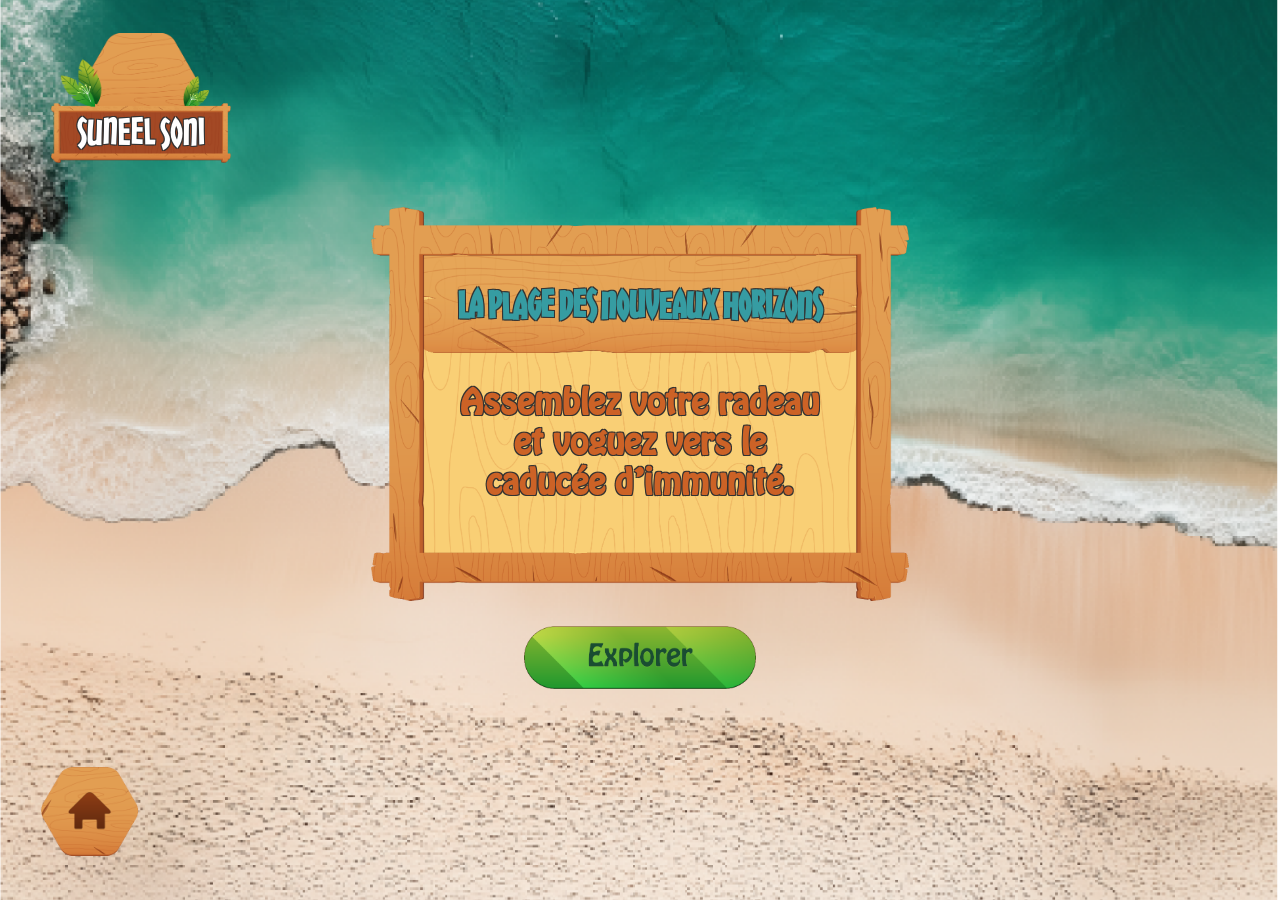
<file: index.html>
<!DOCTYPE html>
<html lang="en">
<head>
    <meta charset="UTF-8">
    <meta name="viewport" content="width=device-width, initial-scale=1.0">
    <link rel="stylesheet" href="assets/css/styles.css">
    <title>Beach Raft</title>
</head>
<body>
    <div id="page-wrapper">
        <div class="user-name">
            <img src="assets/image/name-frame.png" alt="">
            <span>SUNEEL SONI</span>
        </div>
        <div class="instruction-box">
            <img src="assets/image/popup-frame.png" alt="">
            <h1 class="blue-text instruction-heading">La plage des nouveaux horizons</h1>
            <h2 class="brown-text instruction-content">Assemblez votre radeau et voguez vers le caducée d’immunité.</h2>
        </div>
        <a href="levels/beach-raft.html" class="explorer-button img-button">
            <img src="assets/image/explorer-button.png" alt="">
        </a>
        <button class="home-button img-button"><img src="assets/image/home-icon.png" alt=""></button>
    </div>
</body>
</html>
</file>
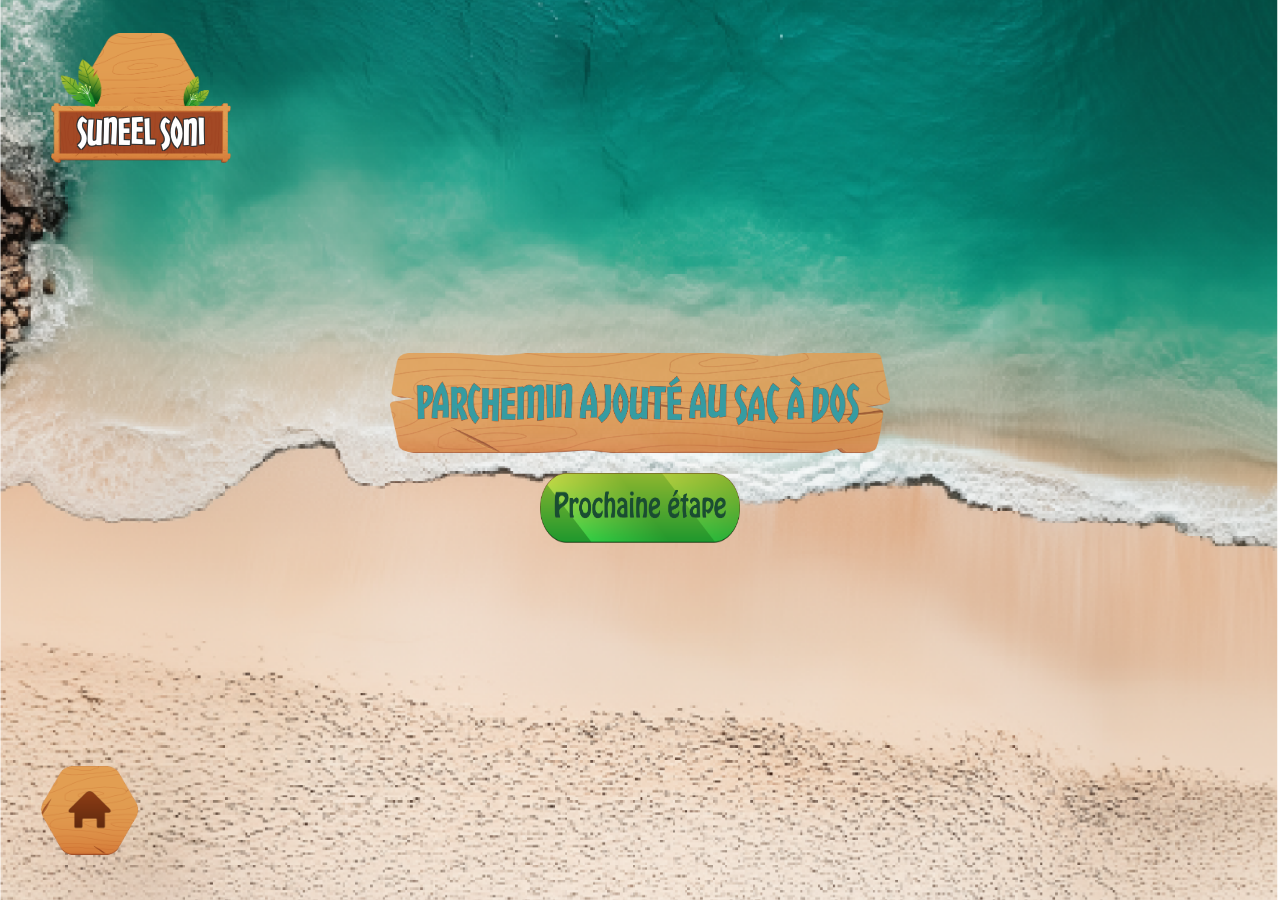
<file: levels/beach-raft-level-2-hint.html>
<!DOCTYPE html>
<html lang="en">
<head>
    <meta charset="UTF-8">
    <meta name="viewport" content="width=device-width, initial-scale=1.0">
    <link rel="stylesheet" href="../assets/css/styles.css">
    <link rel="stylesheet" href="../assets/css/raft-grid.css">
    <script src="../assets/js/jquery-3.7.1.min.js"></script>
    <script src="../assets/js/jquery-ui.js"></script>
    <title>Beach Raft</title>
  <script>
   $(document).ready(function() {
        $("#level2-button").click(function() {
            // Action on button click
           // alert("Level 2 Button clicked!");
            location.href = "level-2-end.html"; // Redirect to the next page
        });
    });
  </script>
</head>
<body>
  <div id="page-wrapper">
      <div class="user-name">
          <img src="../assets/image/name-frame.png" alt="">
          <span>SUNEEL SONI</span>
      </div>
      <div>
        <img src="../assets/image/level-2-hit.png" alt="" style="display:block; width:500px; height:100px; margin-bottom: 20px;">
    </div>
    <div style="text-align: center;">
        <button id="level2-button" style="border: none; background: transparent; padding: 0;">
            <img src="../assets/image/level-2-btn.png" alt="Level 2 Button" style="display:block; width:200px; height:70px;">
        </button>
    </div>
    
    <a href="../beach-raft.html" class="home-button img-button"><img src="../assets/image/home-icon.png" alt=""></a>

  </div>
</body>
<script src="../assets/js/drag-drop.js"></script>
</html>
</file>
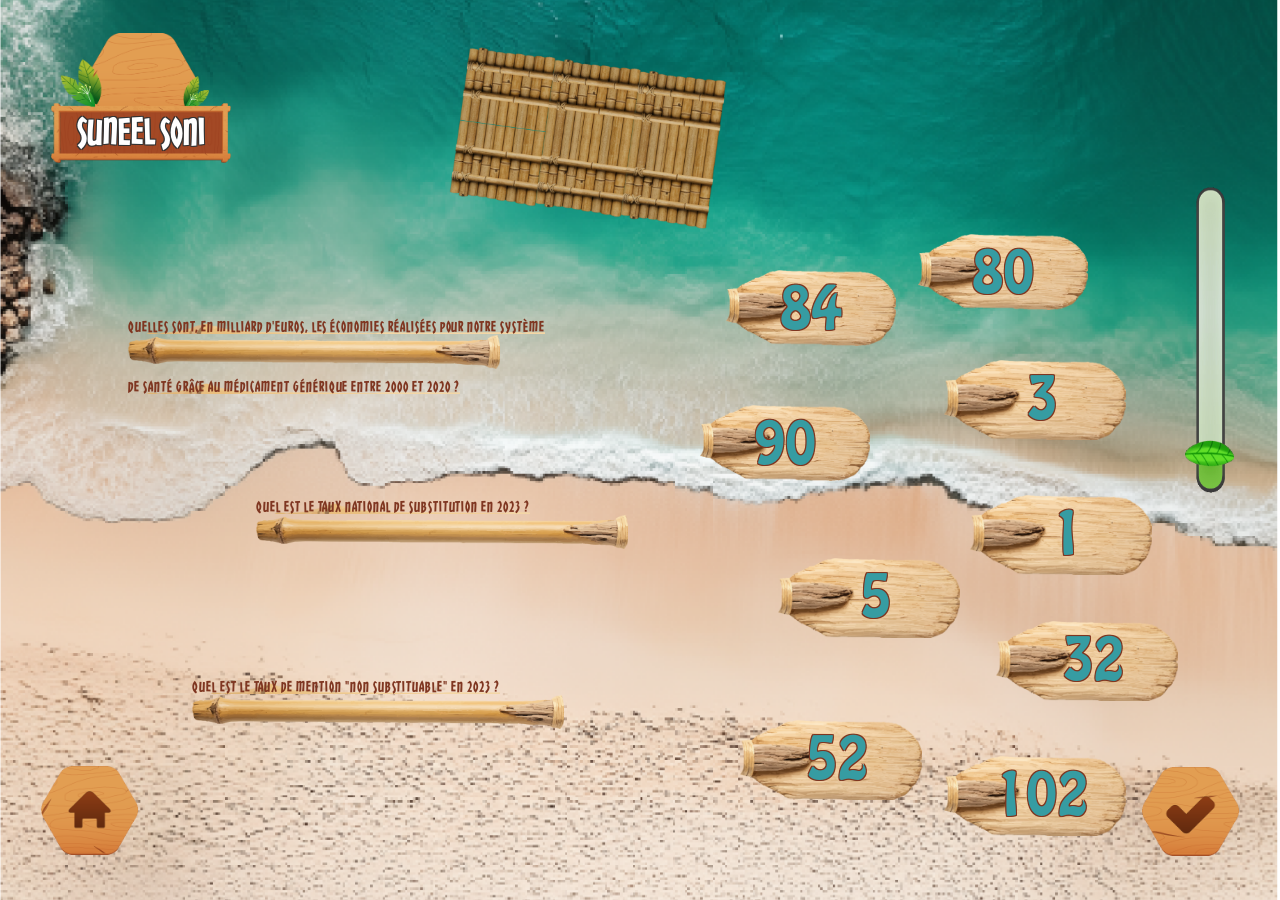
<file: levels/beach-raft-level-two.html>
<!DOCTYPE html>
<html lang="en">

<head>
  <meta charset="UTF-8">
  <meta name="viewport" content="width=device-width, initial-scale=1.0">
  <link rel="stylesheet" href="../assets/css/styles.css">
  <link rel="stylesheet" href="../assets/css/styles-level-two.css">
  <script src="../assets/js/jquery-3.7.1.min.js"></script>
  <script src="../assets/js/jquery-ui.js"></script>
  <title>Beach Raft</title>

  <script>
    var snd = new Audio("../assets/audio/click.mp3");

    function playAudio() {
      snd.play();
      snd.currentTime = 0;
    }

    $(function () {
  // Store correct answers
  var givenAnswers = {};
  var originalStyles = {};

  // Store the original position of the draggable items
  $(".drag-box-stick").each(function () {
    originalStyles[this.id] = $(this).attr("style");
  });

  // Define correct answers for each droppable area
  var correctAnswers = {
    "droppable-1": "32",
    "droppable-2": "84",
    "droppable-3": "3",
  };

  // Make the items draggable
  $(".drag-box-stick").draggable({
    revert: "invalid", // Snap back if not dropped into a valid droppable area
  });

  // Define droppable areas and allow any item to be dropped
  $(".drop-stick-level-2").droppable({
    tolerance: "touch",
    drop: function (event, ui) {
      var droppedElement = ui.helper;
      var droppableId = $(this).attr("id");

      // Save the current drag-drop relation
      givenAnswers[droppableId] = droppedElement.text().trim();
    }
  });

  // Check answers when the button is clicked
  $(".check-button").click(function () {
    playAudio(); // Play sound if all answers are correct
      console.log("CONGRATULATIONS!");
      // Show success dialog
      var dialogModal = document.getElementById('dialogModal');
      dialogModal.style.display = 'block';
  });

  // Handle dialog actions
  $("#btn_out").click(function () {
    isAllCorrect = true;
    // Validate all answers
    for (var droppableId in correctAnswers) {
      if (givenAnswers[droppableId] !== correctAnswers[droppableId]) {
        isAllCorrect = false;
        break;
      }
    }
    if (isAllCorrect) {
      console.log("CONGRATULATIONS!");
      location.href = "beach-raft-level-2-hint.html"; // Redirect to the next page
    } else {
      // reload page
      dialogModal.style.display = 'none'; // Close the dialog
      location.reload();
    }

  });

  $("#btn_non").click(function () {
    dialogModal.style.display = 'none'; // Close the dialog

  });
});

  </script>
</head>

<body>
  <div id="page-wrapper">
    <div class="user-name">
      <img src="../assets/image/name-frame.png" alt="">
      <span>SUNEEL SONI</span>
    </div>
    <div>
      <img src="../assets/image/level_2_raft.png" alt="" style="position: absolute; top: 4%; width: 280px; left: 35%;">
      <div id="draggable-1" class="drag-box-stick drag-box-stick-answer" style="top: 30%; right: 30%;">84</div>
      <div id="draggable-2" class="drag-box-stick drag-box-stick-answer" style="top: 26%; right: 15%;">80</div>
      <div id="draggable-3" class="drag-box-stick drag-box-stick-answer" style="top: 45%; right: 32%;">90</div>
      <div id="draggable-4" class="drag-box-stick drag-box-stick-answer" style="top: 40%; right: 12%; padding-left: 12px;">3</div>
      <div id="draggable-5" class="drag-box-stick drag-box-stick-answer" style="top: 55%; right: 10%;padding-left: 12px;">1</div>
      <div id="draggable-6" class="drag-box-stick drag-box-stick-answer"
        style="top: 62%; right: 25%;padding-left: 12px;">5</div>
      <div id="draggable-7" class="drag-box-stick drag-box-stick-answer"
        style="top: 69%; right: 8%;padding-left: 12px;">32</div>
      <div id="draggable-8" class="drag-box-stick drag-box-stick-answer"
        style="top: 80%; right: 28%;padding-left: 12px;">52</div>
      <div id="draggable-9" class="drag-box-stick drag-box-stick-answer"
        style="top: 84%; right: 12%;padding-left: 12px;">102</div>

   <!-- Progress Bar with GIF -->
   <div class="gif-container" style="top:20%; right:2%;padding-left:12px;">
    <img id="myGif" src="../assets/gif/level1.gif" alt="Playing GIF">
</div>

      <div style="position: absolute; top: 35%; left: 10%;align-items: center;">
        <span class="stick-question" style="transform: translateY(20%);">Quelles sont, en milliard d'euros, les économies réalisées pour notre système</span>
        <div id="droppable-1" class="drop-stick-level-2"></div>
        <span class="stick-question">de santé grâce au médicament générique entre 2000 et 2020 ?</span>
      </div>
      <div style="position: absolute; top: 55%; left: 20%;align-items: center;">
        <span class="stick-question" style="transform: translateY(20%);">Quel est le taux national de substitution en 2023 ?</span>
        <div id="droppable-2" class="drop-stick-level-2"></div>
      </div>
      <div style="position: absolute; top: 75%; left: 15%;align-items: center;">
        <span class="stick-question" style="transform: translateY(20%);">Quel est le taux de mention "non substituable" en 2023 ?</span>
        <div id="droppable-3" class="drop-stick-level-2"></div>
      </div>
    </div>
    <a href="../beach-raft.html" class="home-button img-button"><img src="../assets/image/home-icon.png" alt=""></a>
    <button onclick="playAudio()" class="check-button img-button"><img src="../assets/image/check-icon.png" alt="">
    </button>
  </div>

  <!-- Dialog Modal Structure -->
  <div id="dialogModal" class="dialog-modal">
    <div class="dialog-modal-content">
        <!-- Modal Title -->
        <h1 class="dialog-modal-title">VoS rAMeS sONt-eLLeS pRêtES ?</h1>

        <!-- Image Buttons -->
        <div class="dialog-modal-buttons">
            <button class="dialog-modal-btn" id="btn_out">
                <img src="../assets/image/icon-out.png" alt="Button 1">
            </button>
            <button class="dialog-modal-btn" id="btn_non">
                <img src="../assets/image/icon-non.png" alt="Button 2">
            </button>
        </div>
    </div>
  </div>
</body>

</html>
</file>
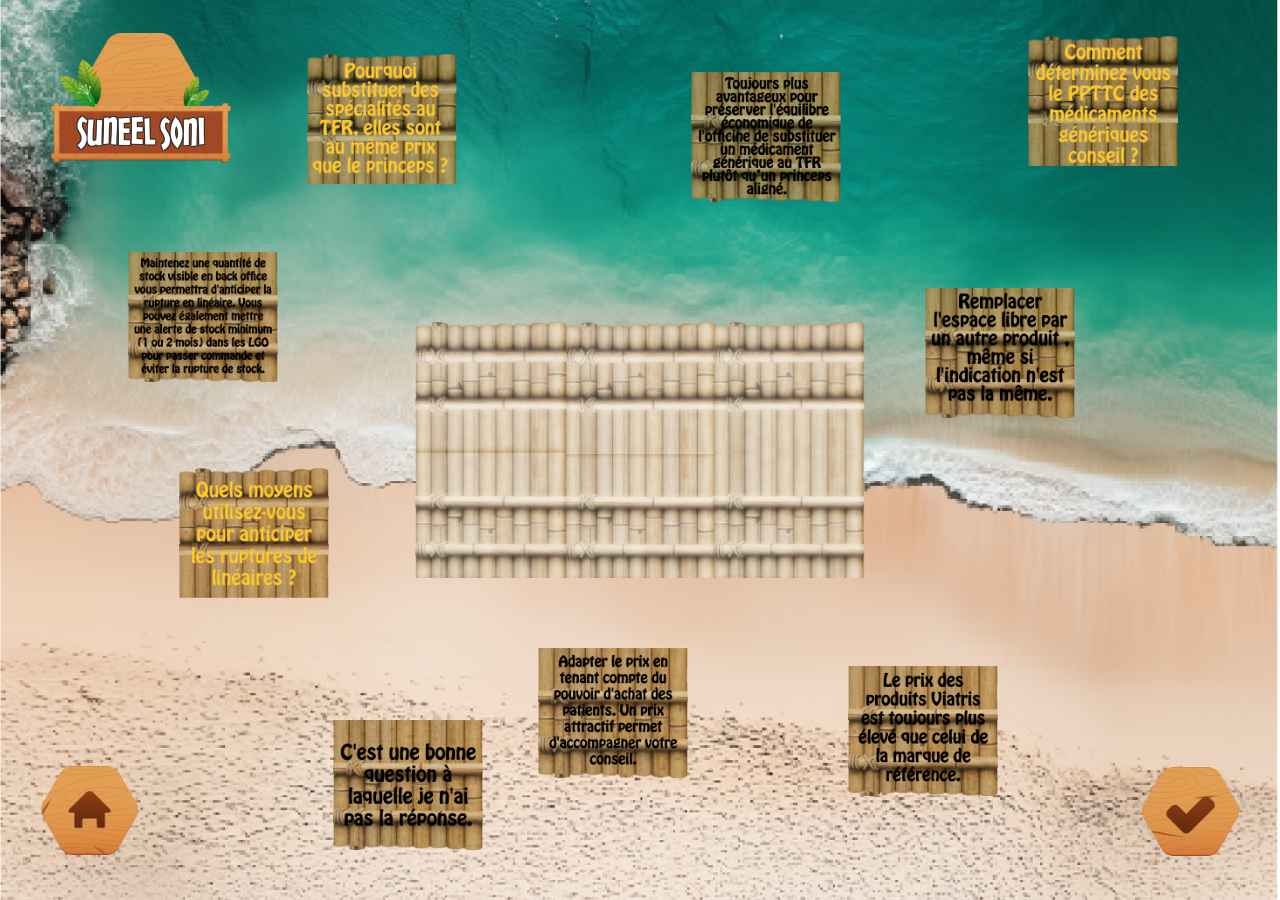
<file: levels/beach-raft.html>
<!DOCTYPE html>
<html lang="en">
<head>
    <meta charset="UTF-8">
    <meta name="viewport" content="width=device-width, initial-scale=1.0">
    <link rel="stylesheet" href="../assets/css/styles.css">
    <link rel="stylesheet" href="../assets/css/raft-grid.css">
    <script src="../assets/js/jquery-3.7.1.min.js"></script>
    <script src="../assets/js/jquery-ui.js"></script>
    <title>Beach Raft</title>

  <script>
    var snd = new Audio("../assets/audio/click.mp3");
    
    function playAudio() {
  // Reset and play the audio
  snd.currentTime = 0;
  snd.play();

  // Navigate to the new page after the audio starts playing
  snd.onplay = () => {
    window.location.href = 'beach-raft-level-two.html';
  };

  // Optional: Add a delay before navigating
  // setTimeout(() => {
  //   window.location.href = 'beach-raft-level-two.html';
  // }, 1000); // Adjust delay as needed (1000ms = 1 second)
}
    $( function() {
        $( "#draggable-1, #draggable-2, #draggable-3, #draggable-4, #draggable-5, #draggable-6, #draggable-7, #draggable-8, #draggable-9" ).draggable();
      
        $( "#droppable").droppable({
        drop: function( event, ui ) {
          playAudio()
        }
      });
    });
  </script>
</head>
<body>
  <div id="page-wrapper">
      <div class="user-name">
          <img src="../assets/image/name-frame.png" alt="">
          <span>SUNEEL SONI</span>
      </div>
      <div>
          <div id="draggable-1" class="drag-box" data-type="question" style="top: 6%; left: 24%;"><img src="../assets/image/beach-raft/question_1.png" alt="Question 1" class="drag-image"></div>
          <div id="draggable-2" class="drag-box" data-type="answer" style="top: 8%; left: 54%; font-size: 12px;"><img src="../assets/image/beach-raft/answer_1.png" alt="Question 1" class="drag-image"></div>
          <div id="draggable-3" class="drag-box" data-type="question" style="top: 52%; left: 14%;"><img src="../assets/image/beach-raft/question_2.png" alt="Question 2" class="drag-image"></div>
          <div id="draggable-4" class="drag-box" data-type="answer" style="top: 28%; left: 10%; font-size: 9px;"><img src="../assets/image/beach-raft/answer_2.png" alt="Question 1" class="drag-image"></div>
          <div id="draggable-5" class="drag-box" data-type="question" style="top: 4%; right: 8%;"><img src="../assets/image/beach-raft/question_3.png" alt="Question 3" class="drag-image"></div>
          <div id="draggable-6" class="drag-box" data-type="answer" style="top: 72%; left: 42%; font-size: 12px;"><img src="../assets/image/beach-raft/answer_3.png" alt="Question 1" class="drag-image"></div>
          <div id="draggable-7" class="drag-box" data-type="answer" style="top: 80%; left: 26%;"><img src="../assets/image/beach-raft/answer_4.png" alt="Question 1" class="drag-image"></div>
          <div id="draggable-8" class="drag-box" data-type="answer" style="top: 74%; right: 22%;"><img src="../assets/image/beach-raft/answer_5.png" alt="Question 1" class="drag-image"></div>
          <div id="draggable-9" class="drag-box" data-type="answer" style="top: 32%; right: 16%;"><img src="../assets/image/beach-raft/answer_6.png" alt="Question 1" class="drag-image"></div>
          <div id="droppable" class="drop-pad"></div>
      </div>
      <a href="../beach-raft.html" class="home-button img-button"><img src="../assets/image/home-icon.png" alt=""></a>
      <button id="openConfirmationPopup" class="check-button img-button"><img src="../assets/image/check-icon.png" alt=""></button>
      <div id="confirmationPopup" class="confirmation-popup-mask">
        <div class="confirmation-popup">
          <div class="confirmation-popup-content">
            <h1 class="confirmation-popup-header blue-text">Votre radeau est-il prêt?</h1>
            <div class="confirmation-popup-body">
                <button id="moveToNextStep" class="popup-button blue-text">OUT</button>
                <button id="closeConfirmationPopup" class="popup-button brown-text">NON</button>
            </div>
          </div>
        </div>
      </div>
  </div>
</body>
<script src="../assets/js/drag-drop.js"></script>
</html>
</file>
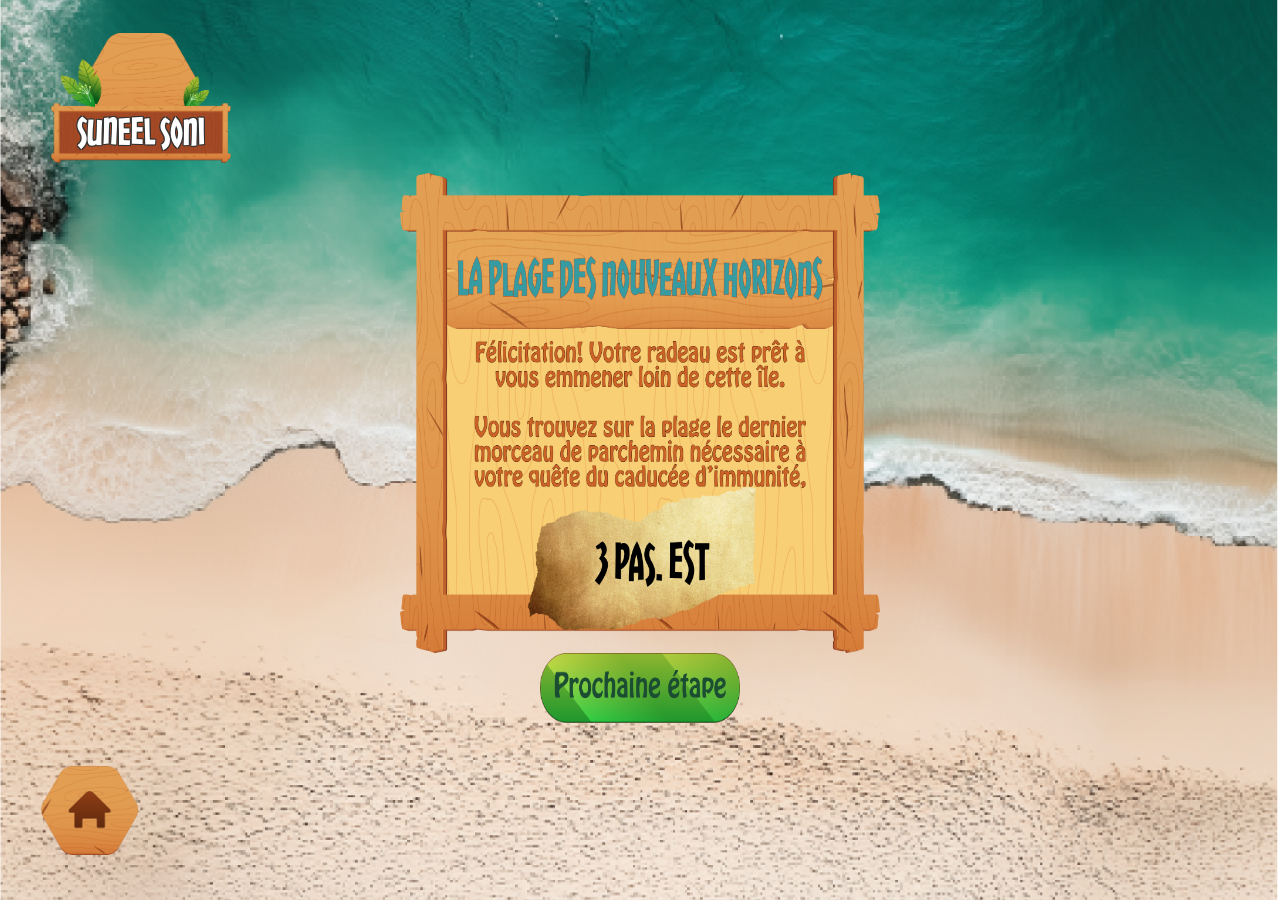
<file: levels/level-2-end.html>
<!DOCTYPE html>
<html lang="en">
<head>
    <meta charset="UTF-8">
    <meta name="viewport" content="width=device-width, initial-scale=1.0">
    <link rel="stylesheet" href="../assets/css/styles.css">
    <link rel="stylesheet" href="../assets/css/raft-grid.css">
    <script src="../assets/js/jquery-3.7.1.min.js"></script>
    <script src="../assets/js/jquery-ui.js"></script>
    <title>Beach Raft</title>
  <script>
   $(document).ready(function() {
        $("#level2-button").click(function() {
            // Action on button click
            alert("Completed");
        });
    });
  </script>
</head>
<body>
  <div id="page-wrapper">
      <div class="user-name">
          <img src="../assets/image/name-frame.png" alt="">
          <span>SUNEEL SONI</span>
      </div>
      <div>
        <img src="../assets/image/level-end-board.png" alt="" style="display:block; width:480px; height:480px;">
    </div>
    <div>
        <button id="level2-button" style="border: none; background: transparent; padding: 0;">
            <img src="../assets/image/level-2-btn.png" alt="Level 2 Button" style="display:block; width:200px; height:70px;">
        </button>
    </div>
    <a href="../beach-raft.html" class="home-button img-button"><img src="../assets/image/home-icon.png" alt=""></a>

  </div>
</body>
<script src="../assets/js/drag-drop.js"></script>
</html>
</file>
<file: assets/css/styles.css>
@font-face {
    font-family: Chickweed; 
    src: url('../font/Chickweed-Titling.otf');
}

@font-face {
    font-family: HoboStd; 
    src: url('../font/Hobo-Std-Medium.ttf');
}

* {
    margin: 0;
    padding: 0;
}

body {
    font-family: Chickweed;
    width: 100vw;
    height: 100vh;
    text-shadow: -1px -1px 0 #333, 1px -1px 0 #333, -1px 1px 0 #333, 1px 1px 0 #333;
}

#page-wrapper {
    background: url('../image/game-sea-background.png');
    background-size: cover;
    background-repeat: no-repeat;
    background-position: center;
    width: 100vw;
    height: 100vh;
    margin: 0 auto;
    position: relative;
    display: flex;
    flex-direction: column;
    align-items: center;
    justify-content: center;
}

.user-name {
    position: absolute;
    top: calc(24px + 1vh);
    left: calc(38px + 1vw);
    width: calc(155px + 2vw);
}

.user-name span {
    position: absolute;
    bottom: calc(8px + 1vh);
    left: 50%;
    transform: translateX(-50%);
    text-align: center;
    font-size: calc(20px + 1vw);
    color: #fff;
    width: 140px;
    text-transform: uppercase;
}

.user-name img {
    width: 100%;
}

.img-button {
    background: transparent;
    border: none;
    outline: none;
    cursor: pointer;
}

.home-button {
    position: absolute;
    bottom: calc(32px + 1vh);
    left: calc(32px + 1vh);
}

.check-button {
    position: absolute;
    bottom: calc(32px + 1vh);
    right: calc(32px + 1vh);
}

.home-button img, .check-button img {
    width: calc(84px + 1vw);
}

.instruction-box {
    width: calc(525px + 1vw);
    text-align: center;
    position: relative;
}

.instruction-box img {
    width: 100%;
}

.explorer-button {
    display: block;
    text-align: center;
    width: fit-content;
    margin-top: calc(12px + 1vh);
}

.explorer-button img {
    width: calc(220px + 1vw);
}

.blue-text {
    color: #369CA2;
}

.brown-text {
    color: #CC6226;
}

.instruction-heading {
    font-size: calc(20px + 1vw);
    text-align: center;
    position: absolute;
    top: calc(68px + 1vh);
    left: 50%;
    transform: translateX(-50%);
    width: max-content;
}

.instruction-content {
    font-family: HoboStd; 
    font-size: calc(20px + 1vw);
    text-align: center;
    position: absolute;
    top: calc(168px + 1vh);
    left: 50%;
    transform: translateX(-50%);
    width: 375px;
}

.drop-pad {
    background: url('../image/bambu-plat-big.png');
    background-size: 100%;
    background-repeat: no-repeat;
    width: 442px;
    height: 270px;
}

.drag-box {
    background-repeat: no-repeat;
    background-size: 100%;
    width: 150px;
    height: 130px;
    text-align: center;
    display: flex;
    align-items: center;
    justify-content: center;
    font-size: 16px;
    position: absolute;
    font-family: HoboStd; 
    cursor: default;
}

.drag-box-question {
    background-image: url('../image/bambu-plat-back.png');
    color: #F9CF75;
}

.stick-question {
    background-image: url('../image/stick.png');
}

.drag-box-answer {
    background-image: url('../image/bambu-plat-front.png');
    text-shadow: -1px -1px 0 #369CA2, 1px -1px 0 #369CA2, -1px 1px 0 #369CA2, 1px 1px 0 #369CA2;
}

.confirmation-popup-mask {
    background: rgba(255, 255, 255, 0.4);
    position: fixed;
    top: 0px;
    bottom: 0px;
    left: 0px;
    right: 0px;
    display: none;
    z-index: 10;
    /* backdrop-filter: blur(2px); */
}

.confirmation-popup {
    background-image:  url('../image/popup-frame.png');
    background-repeat: no-repeat;
    background-size: 100%;
    position: fixed;
    top: 50%;
    left: 50%;
    transform: translate(-50%, -50%);
    width: 500px;
    height: 365px;
}

.confirmation-popup-content {
    display: flex;
    flex-direction: column;
    align-items: center;
    justify-content: space-between;
    height: 100%;
}

.confirmation-popup-header {
    font-size: 40px;
    text-align: center;
    top: 65px;
    position: relative;
}

.confirmation-popup-body {
    padding: 24px;
    display: flex;
    align-items: center;
    position: relative;
    top: 28px;
    flex-grow: 1;
    width: 70%;
    height: 300px;
    justify-content: space-evenly;
}

.popup-button {
    background: transparent url('../image/option-icon.png');
    background-repeat: no-repeat;
    background-size: 100%;
    border: none;
    outline: none;
    font-family: Chickweed;
    font-size: 44px;
    line-height: 1;
    width: 100px;
    height: 92px;
    cursor: pointer;
    text-shadow: -1px -1px 0 #333, 1px -1px 0 #333, -1px 1px 0 #333, 1px 1px 0 #333;
}

.progress-bar {
    height: 200px;
    position: fixed;
    right: 55px;
    top: 50%;
    transform: translateY(-50%);
}

.progress-bar img {
    height: 100%;
}
</file>
<file: assets/css/raft-grid.css>
.drop-pad {
    position: absolute;
    top: 50%;
    left: 50%;
    width: 450px;
    height: 256px;
    background-color: rgba(0, 0, 0, 0);
    transform: translate(-50%, -50%);
    border: none;
    z-index: 1;
    grid-template-columns: repeat(3, 1fr);
    grid-template-rows: repeat(2, 1fr);
}

/* Draggable elements */
.drag-box {
    position: absolute;
    z-index: 2;
    background-color: none;
    border: none;
    cursor: grab;
    user-select: none;
}

.drag-box img {
    display: block; /* Remove inline spacing from images */
    width: 100%; /* Set image to fill container width */
    height: auto; /* Maintain aspect ratio */
    pointer-events: none; /* Prevent unintended dragging of the image itself */
}

.sortable-placeholder {
    background-color: rgba(0, 0, 255, 0.2); /* Blue tint for placeholder */
    border: 2px dashed #007bff; /* Dashed blue border for clarity */
    height: 100%; /* Match the height of the grid cell */
    width: 100%; /* Match the width of the grid cell */
}

/* Optional: Styling for the currently dragging item */
.dragging {
    opacity: 0.5; /* Make the dragging item semi-transparent */
}
</file>
<file: assets/css/styles-level-two.css>
/* START OF LEVEL 2 STYLE */
.drop-stick-level-2 {
    background: url('../image/stick.png');
    background-size: 100%;
    background-repeat: no-repeat;
    width: 372px;
    height: auto;
    min-height: 40px;
}

.stick-question {
    align-self: center;
    color: #7F3621;
    text-shadow: none;
    letter-spacing: 0.1cap;
    font-size: 16px;
    font-size: 1vw;
    text-align: center;
}

.drag-box-stick {
    background-repeat: no-repeat;
    background-size: 100%;
    width: 170px;
    height: 80px;
    text-align: center;
    display: flex;
    align-items: center;
    justify-content: center;
    font-size: 16px;
    position: absolute;
    font-size: 6svh;
    font-family: HoboStd; 
}

.drag-box-stick-answer {
    background-image: url('../image/stick_answer.png');
    color: #369CA2;
    text-shadow: -1px -1px 0 #7F3621, 1px -1px 0 #7F3621, -1px 1px 0 #7F3621, 1px 1px 0 #7F3621;
}

/* END OF LEVEL 2 STYLE */

/* START OF COMMON DIALOG MODAL STYLE */

.dialog-modal {
    display: none; /* Hidden by default */
    position: fixed;
    z-index: 1; /* Sit on top */
    left: 0;
    top: 0;
    width: 100%; /* Full width */
    height: 100%; /* Full height */
    overflow: auto; /* Enable scroll if needed */
    background-color: rgba(0, 0, 0, 0.4); /* Black with opacity */
    padding-top: 60px;
}

/* Dialog Modal Content */
.dialog-modal-content {
    background-image: url('../image/level-complete-dialog.png');
    background-repeat: no-repeat;
    background-size: contain;
    background-position: center;
    margin: 5% auto;
    padding: 20px;
    border-radius: 10px;
    width: 50%; /* Control modal size */
    height: 50vh;
    text-align: center;
}

/* Dialog Modal Title */
.dialog-modal-title {
    margin-top: 48px;
    color: #369CA2;
    text-shadow: -1px -1px 0 #7F3621, 1px -1px 0 #7F3621, -1px 1px 0 #7F3621, 1px 1px 0 #7F3621;
}

/* Dialog Modal Buttons */
.dialog-modal-buttons {
    display: flex;
    justify-content: space-evenly;
    margin-top: 10%;
    gap: 10px;
    margin-left: 20%;
    margin-right: 20%;
}

.dialog-modal-btn {
    background: none;        /* Removes background color */
    border: none;            /* Removes the border */
    padding: 0;              /* Removes any default padding */
    outline: none;           /* Removes the outline when focused */
    cursor: pointer;        /* Makes sure the button is still clickable */
}

/* Dialog Modal Button Styles */
.dialog-modal-btn img {
    width: 120px;
    height: 120px;
    cursor: pointer;
    border: none;
}

/* Button hover effect */
.dialog-modal-btn img:hover {
    opacity: 0.8;
}

/* END OF COMMON DIALOG MODAL STYLE */


/* LEVEL PROGRESS BAR GIF */

.gif-container {
    width: 90px; /* Remove fixed width, based on GIF */
    height: 320px; /* Remove fixed height, based on GIF */
    display: flex;
    overflow: hidden; /* Ensures the GIF does not overflow if it's too large */
    background-repeat: no-repeat;
    position: absolute; 
}

.gif-container img {
    max-width: 100%;  /* Ensures the GIF fits within the container without scaling */
    max-height: 100%; /* Ensures the GIF fits within the container without scaling */
}
</file>
